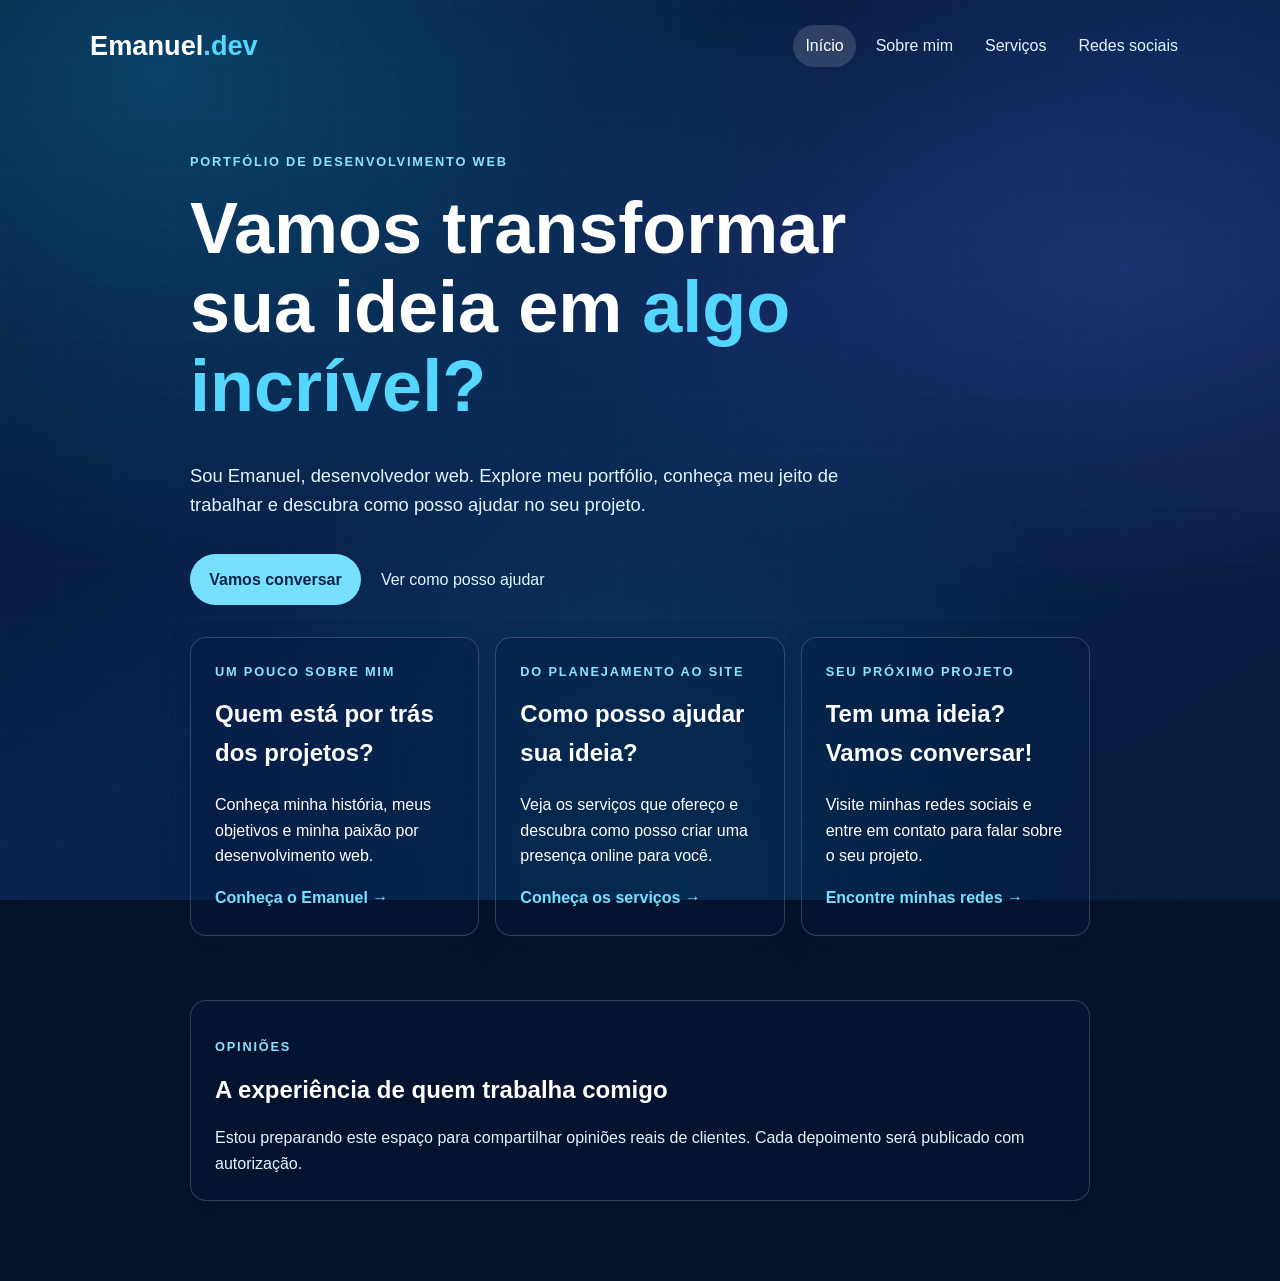
<file: index.html>
<!DOCTYPE html>
<html lang="pt-BR">
<head>
    <meta charset="UTF-8">
    <meta name="viewport" content="width=device-width, initial-scale=1.0">
    <title>Portfólio do Emanuel</title>
    <link rel="stylesheet" href="style.css">
</head>
<body>
    <header class="site-header">
        <a class="brand" href="index.html">Emanuel<span class="dev">.dev</span></a>
        <nav aria-label="Navegação principal">
            <a href="index.html" aria-current="page">Início</a>
            <a href="sobre.html">Sobre mim</a>
            <a href="servicos.html">Serviços</a>
            <a href="redes-sociais.html">Redes sociais</a>
        </nav>
    </header>
    <main class="page-content home">
        <p class="eyebrow">PORTFÓLIO DE DESENVOLVIMENTO WEB</p>
        <h1>Vamos transformar sua ideia em <span class="highlight">algo incrível?</span></h1>
        <p class="lead">Sou Emanuel, desenvolvedor web. Explore meu portfólio, conheça meu jeito de trabalhar e descubra como posso ajudar no seu projeto.</p>
        <div class="actions">
            <a class="button" href="redes-sociais.html">Vamos conversar</a>
            <a class="text-link" href="servicos.html">Ver como posso ajudar</a>
        </div>
        <section class="card-grid home-links" aria-label="Conheça outras páginas">
            <a class="content-card home-card" href="sobre.html">
                <p class="eyebrow">UM POUCO SOBRE MIM</p>
                <h2>Quem está por trás dos projetos?</h2>
                <p>Conheça minha história, meus objetivos e minha paixão por desenvolvimento web.</p>
                <span class="card-cta">Conheça o Emanuel →</span>
            </a>
            <a class="content-card home-card" href="servicos.html">
                <p class="eyebrow">DO PLANEJAMENTO AO SITE</p>
                <h2>Como posso ajudar sua ideia?</h2>
                <p>Veja os serviços que ofereço e descubra como posso criar uma presença online para você.</p>
                <span class="card-cta">Conheça os serviços →</span>
            </a>
            <a class="content-card home-card" href="redes-sociais.html">
                <p class="eyebrow">SEU PRÓXIMO PROJETO</p>
                <h2>Tem uma ideia? Vamos conversar!</h2>
                <p>Visite minhas redes sociais e entre em contato para falar sobre o seu projeto.</p>
                <span class="card-cta">Encontre minhas redes →</span>
            </a>
        </section>
        <section class="content-card opinions" aria-labelledby="opinions-title">
            <p class="eyebrow">OPINIÕES</p>
            <h2 id="opinions-title">A experiência de quem trabalha comigo</h2>
            <p>Estou preparando este espaço para compartilhar opiniões reais de clientes. Cada depoimento será publicado com autorização.</p>
        </section>
    </main>
</body>
</html>
</file>
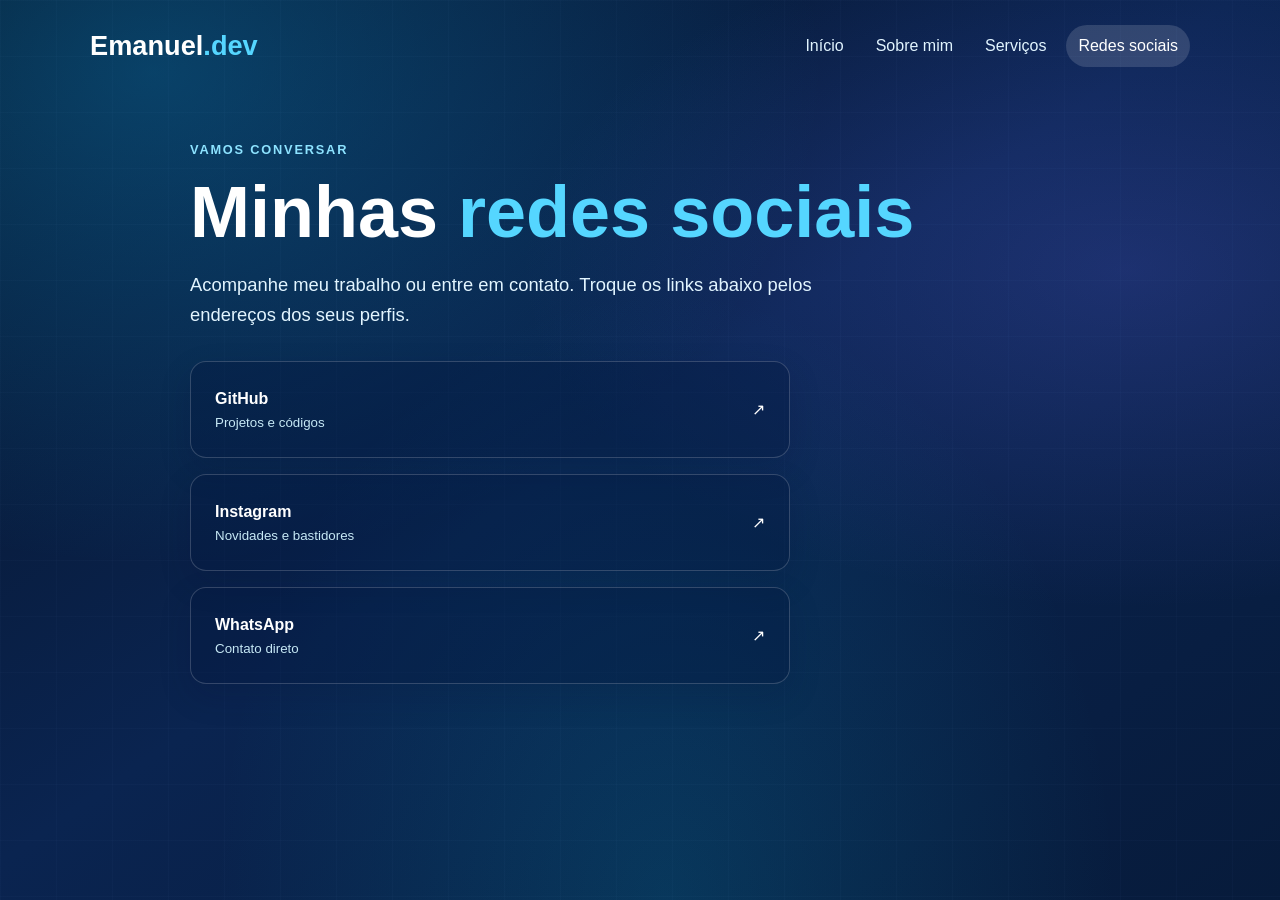
<file: redes-sociais.html>
<!DOCTYPE html>
<html lang="pt-BR">
<head>
    <meta charset="UTF-8">
    <meta name="viewport" content="width=device-width, initial-scale=1.0">
    <title>Redes sociais | Emanuel.dev</title>
    <link rel="stylesheet" href="style.css">
</head>
<body>
    <header class="site-header">
        <a class="brand" href="index.html">Emanuel<span class="dev">.dev</span></a>
        <nav aria-label="Navegação principal">
            <a href="index.html">Início</a>
            <a href="sobre.html">Sobre mim</a>
            <a href="servicos.html">Serviços</a>
            <a href="redes-sociais.html" aria-current="page">Redes sociais</a>
        </nav>
    </header>
    <main class="page-content">
        <p class="eyebrow">VAMOS CONVERSAR</p>
        <h1>Minhas <span class="highlight">redes sociais</span></h1>
        <p class="lead">Acompanhe meu trabalho ou entre em contato. Troque os links abaixo pelos endereços dos seus perfis.</p>
        <section class="social-list" aria-label="Perfis sociais">
            <a class="content-card social-link" href="https://github.com/SEU_USUARIO" target="_blank" rel="noopener noreferrer">
                <span><strong>GitHub</strong><small>Projetos e códigos</small></span><span aria-hidden="true">↗</span>
            </a>
            <a class="content-card social-link" href="https://www.instagram.com/SEU_USUARIO/" target="_blank" rel="noopener noreferrer">
                <span><strong>Instagram</strong><small>Novidades e bastidores</small></span><span aria-hidden="true">↗</span>
            </a>
            <a class="content-card social-link" href="https://wa.me/5521982155423" target="_blank" rel="noopener noreferrer">
                <span><strong>WhatsApp</strong><small>Contato direto</small></span><span aria-hidden="true">↗</span>
            </a>
        </section>
    </main>
</body>
</html>
</file>
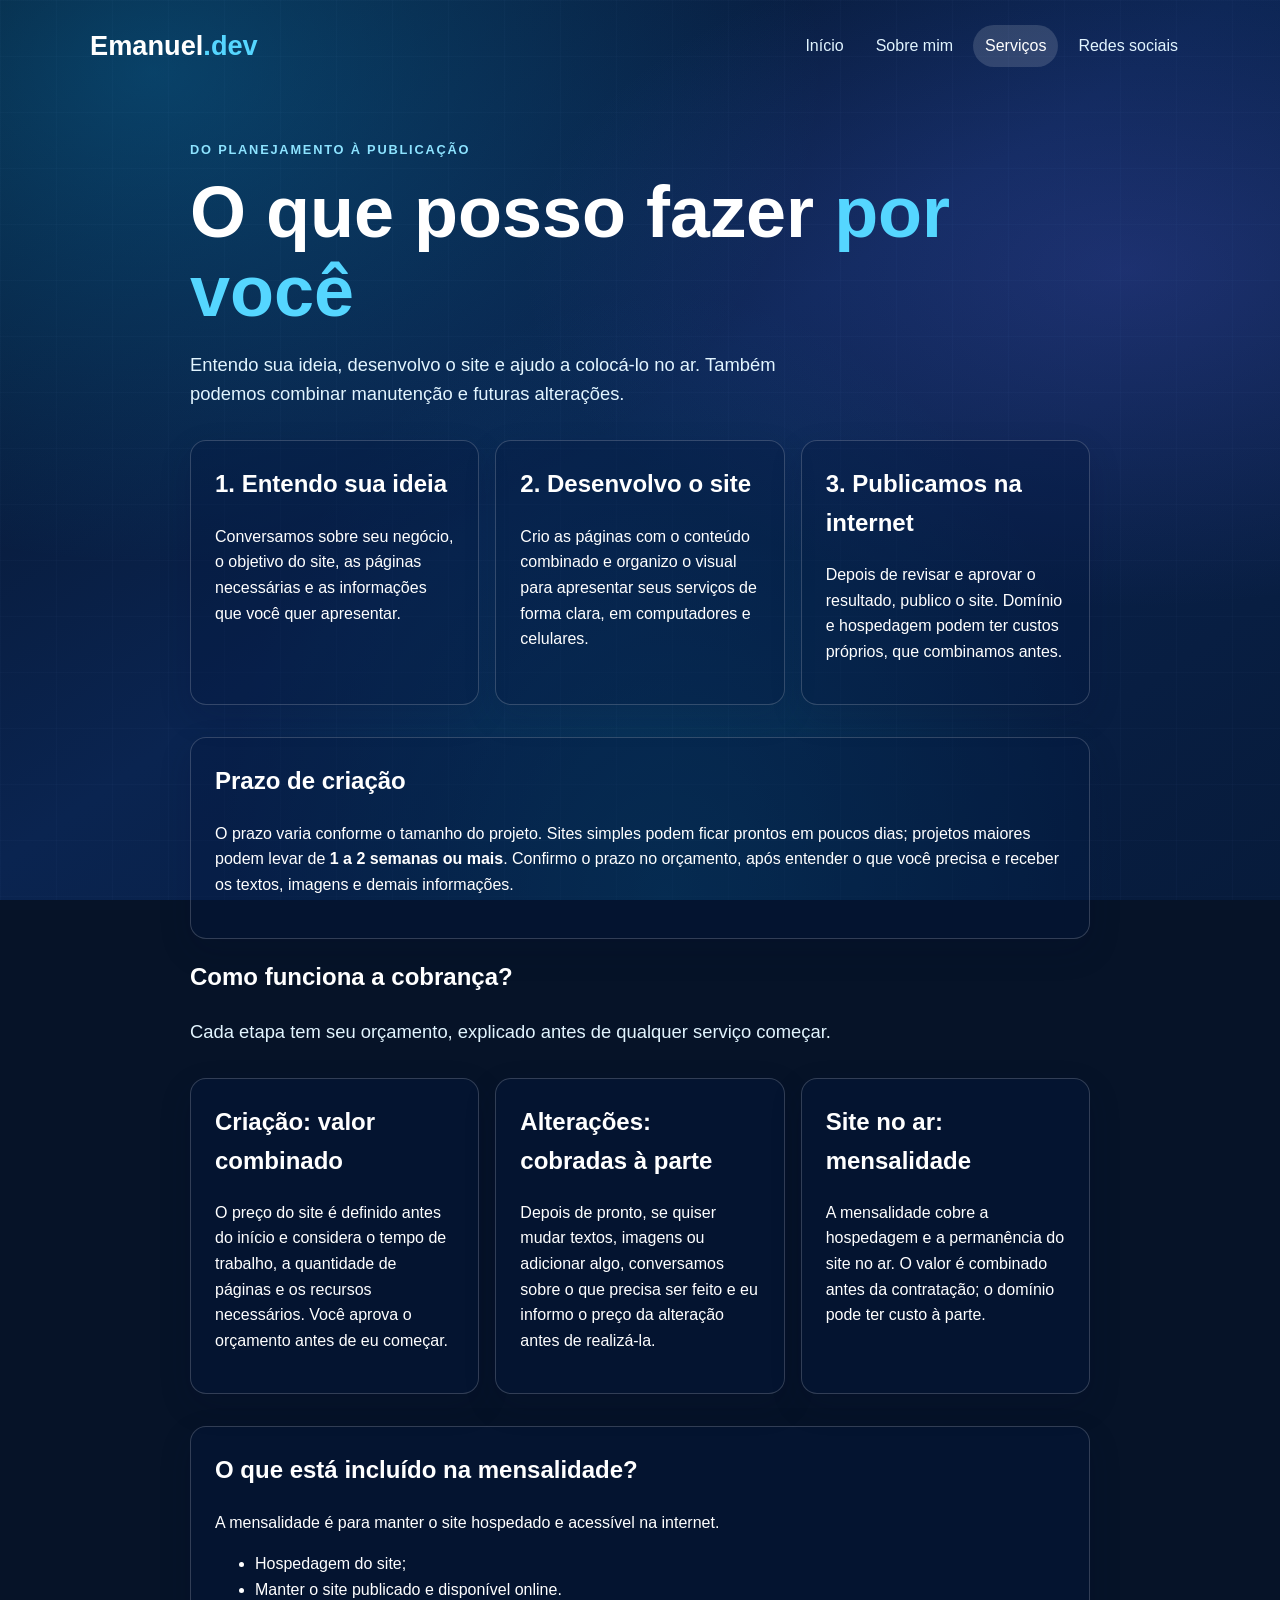
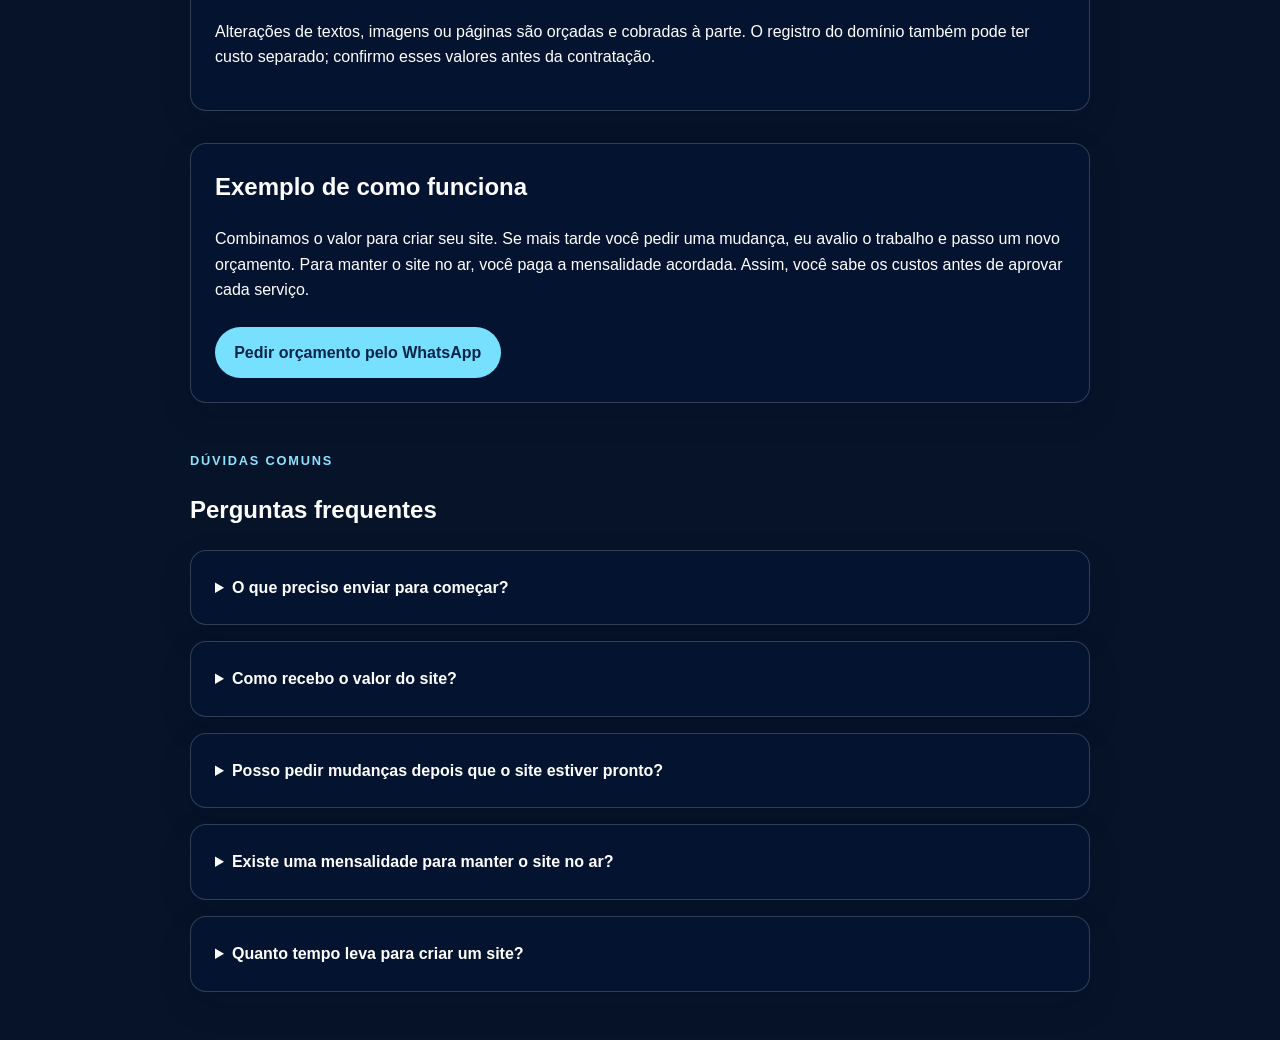
<file: servicos.html>
<!DOCTYPE html>
<html lang="pt-BR">
<head>
    <meta charset="UTF-8">
    <meta name="viewport" content="width=device-width, initial-scale=1.0">
    <title>Serviços | Emanuel.dev</title>
    <link rel="stylesheet" href="style.css">
</head>
<body>
    <header class="site-header">
        <a class="brand" href="index.html">Emanuel<span class="dev">.dev</span></a>
        <nav aria-label="Navegação principal">
            <a href="index.html">Início</a>
            <a href="sobre.html">Sobre mim</a>
            <a href="servicos.html" aria-current="page">Serviços</a>
            <a href="redes-sociais.html">Redes sociais</a>
        </nav>
    </header>
    <main class="page-content">
        <p class="eyebrow">DO PLANEJAMENTO À PUBLICAÇÃO</p>
        <h1>O que posso fazer <span class="highlight">por você</span></h1>
        <p class="lead">Entendo sua ideia, desenvolvo o site e ajudo a colocá-lo no ar. Também podemos combinar manutenção e futuras alterações.</p>
        <section class="card-grid" aria-label="Como desenvolvo seu site">
            <article class="content-card">
                <h2>1. Entendo sua ideia</h2>
                <p>Conversamos sobre seu negócio, o objetivo do site, as páginas necessárias e as informações que você quer apresentar.</p>
            </article>
            <article class="content-card">
                <h2>2. Desenvolvo o site</h2>
                <p>Crio as páginas com o conteúdo combinado e organizo o visual para apresentar seus serviços de forma clara, em computadores e celulares.</p>
            </article>
            <article class="content-card">
                <h2>3. Publicamos na internet</h2>
                <p>Depois de revisar e aprovar o resultado, publico o site. Domínio e hospedagem podem ter custos próprios, que combinamos antes.</p>
            </article>
        </section>
        <section class="content-card pricing-note" aria-labelledby="prazo-title">
            <h2 id="prazo-title">Prazo de criação</h2>
            <p>O prazo varia conforme o tamanho do projeto. Sites simples podem ficar prontos em poucos dias; projetos maiores podem levar de <strong>1 a 2 semanas ou mais</strong>. Confirmo o prazo no orçamento, após entender o que você precisa e receber os textos, imagens e demais informações.</p>
        </section>
        <h2>Como funciona a cobrança?</h2>
        <p class="lead">Cada etapa tem seu orçamento, explicado antes de qualquer serviço começar.</p>
        <section class="card-grid" aria-label="Detalhes da cobrança">
            <article class="content-card">
                <h2>Criação: valor combinado</h2>
                <p>O preço do site é definido antes do início e considera o tempo de trabalho, a quantidade de páginas e os recursos necessários. Você aprova o orçamento antes de eu começar.</p>
            </article>
            <article class="content-card">
                <h2>Alterações: cobradas à parte</h2>
                <p>Depois de pronto, se quiser mudar textos, imagens ou adicionar algo, conversamos sobre o que precisa ser feito e eu informo o preço da alteração antes de realizá-la.</p>
            </article>
            <article class="content-card">
                <h2>Site no ar: mensalidade</h2>
                <p>A mensalidade cobre a hospedagem e a permanência do site no ar. O valor é combinado antes da contratação; o domínio pode ter custo à parte.</p>
            </article>
        </section>
        <section class="content-card pricing-note" aria-labelledby="mensalidade-title">
            <h2 id="mensalidade-title">O que está incluído na mensalidade?</h2>
            <p>A mensalidade é para manter o site hospedado e acessível na internet.</p>
            <ul>
                <li>Hospedagem do site;</li>
                <li>Manter o site publicado e disponível online.</li>
            </ul>
            <p>Alterações de textos, imagens ou páginas são orçadas e cobradas à parte. O registro do domínio também pode ter custo separado; confirmo esses valores antes da contratação.</p>
        </section>
        <section class="content-card pricing-note">
            <h2>Exemplo de como funciona</h2>
            <p>Combinamos o valor para criar seu site. Se mais tarde você pedir uma mudança, eu avalio o trabalho e passo um novo orçamento. Para manter o site no ar, você paga a mensalidade acordada. Assim, você sabe os custos antes de aprovar cada serviço.</p>
            <a class="button" href="https://wa.me/5521982155423" target="_blank" rel="noopener noreferrer">Pedir orçamento pelo WhatsApp</a>
        </section>
        <section class="faq-section" aria-labelledby="faq-title">
            <p class="eyebrow">DÚVIDAS COMUNS</p>
            <h2 id="faq-title">Perguntas frequentes</h2>
            <details class="content-card faq-item">
                <summary>O que preciso enviar para começar?</summary>
                <p>Conte sua ideia e envie as informações, textos e imagens que deseja incluir. Na conversa inicial, definimos juntos o que será necessário.</p>
            </details>
            <details class="content-card faq-item">
                <summary>Como recebo o valor do site?</summary>
                <p>Depois de entender o projeto, preparo um orçamento considerando o trabalho necessário. Você aprova o valor e o prazo antes do início.</p>
            </details>
            <details class="content-card faq-item">
                <summary>Posso pedir mudanças depois que o site estiver pronto?</summary>
                <p>Sim. Avalio cada pedido e informo o valor antes de fazer a alteração. Mudanças não incluídas no combinado inicial podem ser cobradas à parte.</p>
            </details>
            <details class="content-card faq-item">
                <summary>Existe uma mensalidade para manter o site no ar?</summary>
                <p>Sim. A mensalidade cobre a hospedagem e manter o site publicado e acessível. Alterações são cobradas à parte, e o domínio pode ter um custo separado, informado antes da contratação.</p>
            </details>
            <details class="content-card faq-item">
                <summary>Quanto tempo leva para criar um site?</summary>
                <p>Sites simples podem ficar prontos em poucos dias; projetos maiores podem levar de 1 a 2 semanas ou mais. Confirmo o prazo no orçamento.</p>
            </details>
        </section>
    </main>
</body>
</html>
</file>
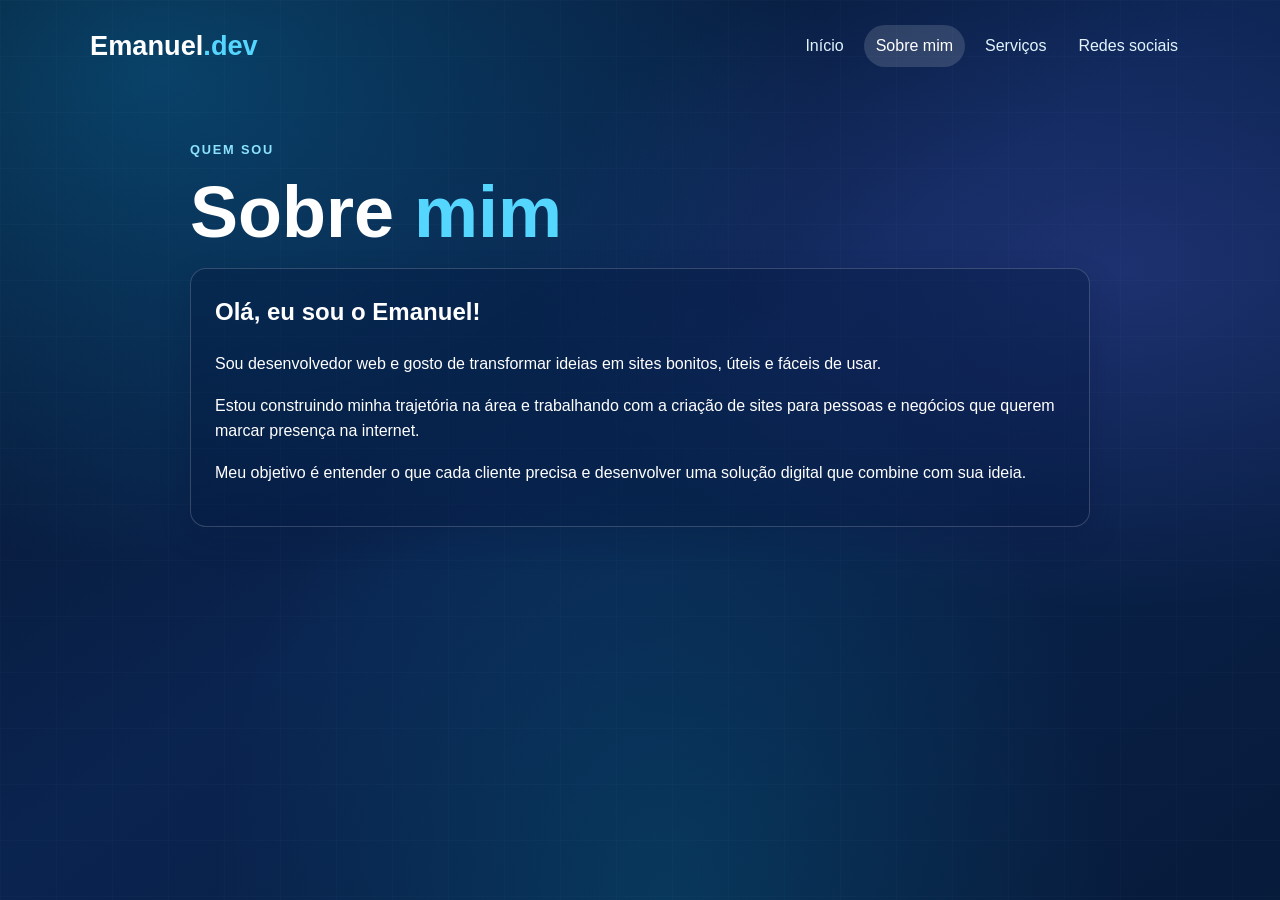
<file: sobre.html>
<!DOCTYPE html>
<html lang="pt-BR">
<head>
    <meta charset="UTF-8">
    <meta name="viewport" content="width=device-width, initial-scale=1.0">
    <title>Sobre mim | Emanuel.dev</title>
    <link rel="stylesheet" href="style.css">
</head>
<body>
    <header class="site-header">
        <a class="brand" href="index.html">Emanuel<span class="dev">.dev</span></a>
        <nav aria-label="Navegação principal">
            <a href="index.html">Início</a>
            <a href="sobre.html" aria-current="page">Sobre mim</a>
            <a href="servicos.html">Serviços</a>
            <a href="redes-sociais.html">Redes sociais</a>
        </nav>
    </header>
    <main class="page-content">
        <p class="eyebrow">QUEM SOU</p>
        <h1>Sobre <span class="highlight">mim</span></h1>
        <section class="content-card">
            <h2>Olá, eu sou o Emanuel!</h2>
            <p>Sou desenvolvedor web e gosto de transformar ideias em sites bonitos, úteis e fáceis de usar.</p>
            <p>Estou construindo minha trajetória na área e trabalhando com a criação de sites para pessoas e negócios que querem marcar presença na internet.</p>
            <p>Meu objetivo é entender o que cada cliente precisa e desenvolver uma solução digital que combine com sua ideia.</p>
        </section>
    </main>
</body>
</html>
</file>
<file: style.css>
body {
    font-family: Arial, sans-serif;
    line-height: 1.6;
    color: #fff;
    margin: 0;
    padding: 0;
    min-height: 100vh;
    background-color: #061328;
    background-image:
        linear-gradient(rgba(135, 190, 255, 0.025) 1px, transparent 1px),
        linear-gradient(90deg, rgba(135, 190, 255, 0.025) 1px, transparent 1px),
        radial-gradient(ellipse at 12% 8%, rgba(14, 165, 233, 0.3), transparent 42%),
        radial-gradient(ellipse at 88% 30%, rgba(99, 102, 241, 0.22), transparent 38%),
        radial-gradient(ellipse at 52% 100%, rgba(6, 182, 212, 0.16), transparent 48%),
        linear-gradient(145deg, #061328 0%, #0a2450 48%, #071b3b 100%);
    background-size: 56px 56px, 56px 56px, auto, auto, auto, auto;
    background-attachment: fixed;
}

.site-header {
    width: min(1100px, calc(100% - 3rem));
    margin: 0 auto;
    padding: 1.5rem 0;
    display: flex;
    align-items: center;
    justify-content: space-between;
    gap: 1.5rem;
}

.brand {
    color: #fff;
    font-size: 1.7rem;
    font-weight: 700;
    text-decoration: none;
    white-space: nowrap;
}

.dev,
.highlight {
    color: #55d6ff;
}

nav {
    display: flex;
    flex-wrap: wrap;
    gap: 0.5rem;
}

nav a,
.text-link {
    color: #e2f5ff;
    text-decoration: none;
}

nav a {
    padding: 0.5rem 0.75rem;
    border-radius: 999px;
}

nav a:hover,
nav a[aria-current="page"] {
    color: #fff;
    background: rgba(255, 255, 255, 0.14);
}

.page-content {
    width: min(900px, calc(100% - 3rem));
    margin: 3rem auto;
}

.home {
    min-height: 65vh;
    display: flex;
    flex-direction: column;
    justify-content: center;
    align-items: flex-start;
}

.eyebrow {
    color: #8de3ff;
    font-size: 0.8rem;
    font-weight: 700;
    letter-spacing: 0.14em;
}

h1 {
    max-width: 800px;
    margin: 0.2rem 0 1rem;
    font-size: clamp(2.5rem, 7vw, 4.5rem);
    line-height: 1.1;
}

.lead {
    max-width: 650px;
    color: #e2f5ff;
    font-size: 1.15rem;
}

.content-card {
    padding: 1.5rem;
    border: 1px solid rgba(255, 255, 255, 0.18);
    border-radius: 1rem;
    background: rgba(5, 25, 64, 0.38);
    box-shadow: 0 12px 32px rgba(0, 14, 48, 0.15);
}

.content-card h2 {
    margin-top: 0;
}

.pricing-note {
    margin-top: 2rem;
}

.pricing-note .button {
    margin-top: 0.5rem;
}

.faq-section {
    margin-top: 3rem;
}

.faq-item {
    margin: 1rem 0;
}

.faq-item summary {
    cursor: pointer;
    font-weight: 700;
}

.faq-item[open] summary {
    color: #78e0ff;
}

.faq-item p {
    margin-bottom: 0;
    color: #e2f5ff;
}

.card-grid {
    display: grid;
    grid-template-columns: repeat(auto-fit, minmax(220px, 1fr));
    gap: 1rem;
    margin: 2rem 0;
}

.home-links {
    width: 100%;
}

.opinions {
    margin: 2rem 0;
}

.opinions h2 {
    margin-bottom: 0.5rem;
}

.opinions p:last-child {
    margin-bottom: 0;
    color: #e2f5ff;
}

.home-card {
    color: #fff;
    text-decoration: none;
    transition: transform 160ms ease, border-color 160ms ease, background 160ms ease;
}

.home-card:hover {
    transform: translateY(-4px);
    border-color: #78e0ff;
    background: rgba(5, 25, 64, 0.58);
}

.home-card .eyebrow {
    margin-top: 0;
}

.card-cta {
    color: #78e0ff;
    font-weight: 700;
}

.actions {
    display: flex;
    flex-wrap: wrap;
    align-items: center;
    gap: 1.25rem;
    margin-top: 1rem;
}

.button {
    display: inline-block;
    padding: 0.8rem 1.2rem;
    border-radius: 999px;
    color: #062348;
    background: #78e0ff;
    font-weight: 700;
    text-decoration: none;
}

.button:hover {
    background: #a1ecff;
}

.social-list {
    display: grid;
    gap: 1rem;
    max-width: 600px;
    margin-top: 2rem;
}

.social-link {
    display: flex;
    justify-content: space-between;
    align-items: center;
    color: #fff;
    text-decoration: none;
}

.social-link:hover {
    border-color: #78e0ff;
    background: rgba(5, 25, 64, 0.58);
}

.social-link small {
    display: block;
    color: #c6e8f5;
}

@media (max-width: 620px) {
    .site-header {
        width: calc(100% - 2rem);
        align-items: flex-start;
        flex-direction: column;
        gap: 0.75rem;
    }

    nav {
        gap: 0.25rem;
    }

    nav a {
        padding: 0.4rem 0.6rem;
        font-size: 0.9rem;
    }

    .page-content {
        width: calc(100% - 2rem);
        margin: 2rem auto;
    }
}
</file>
